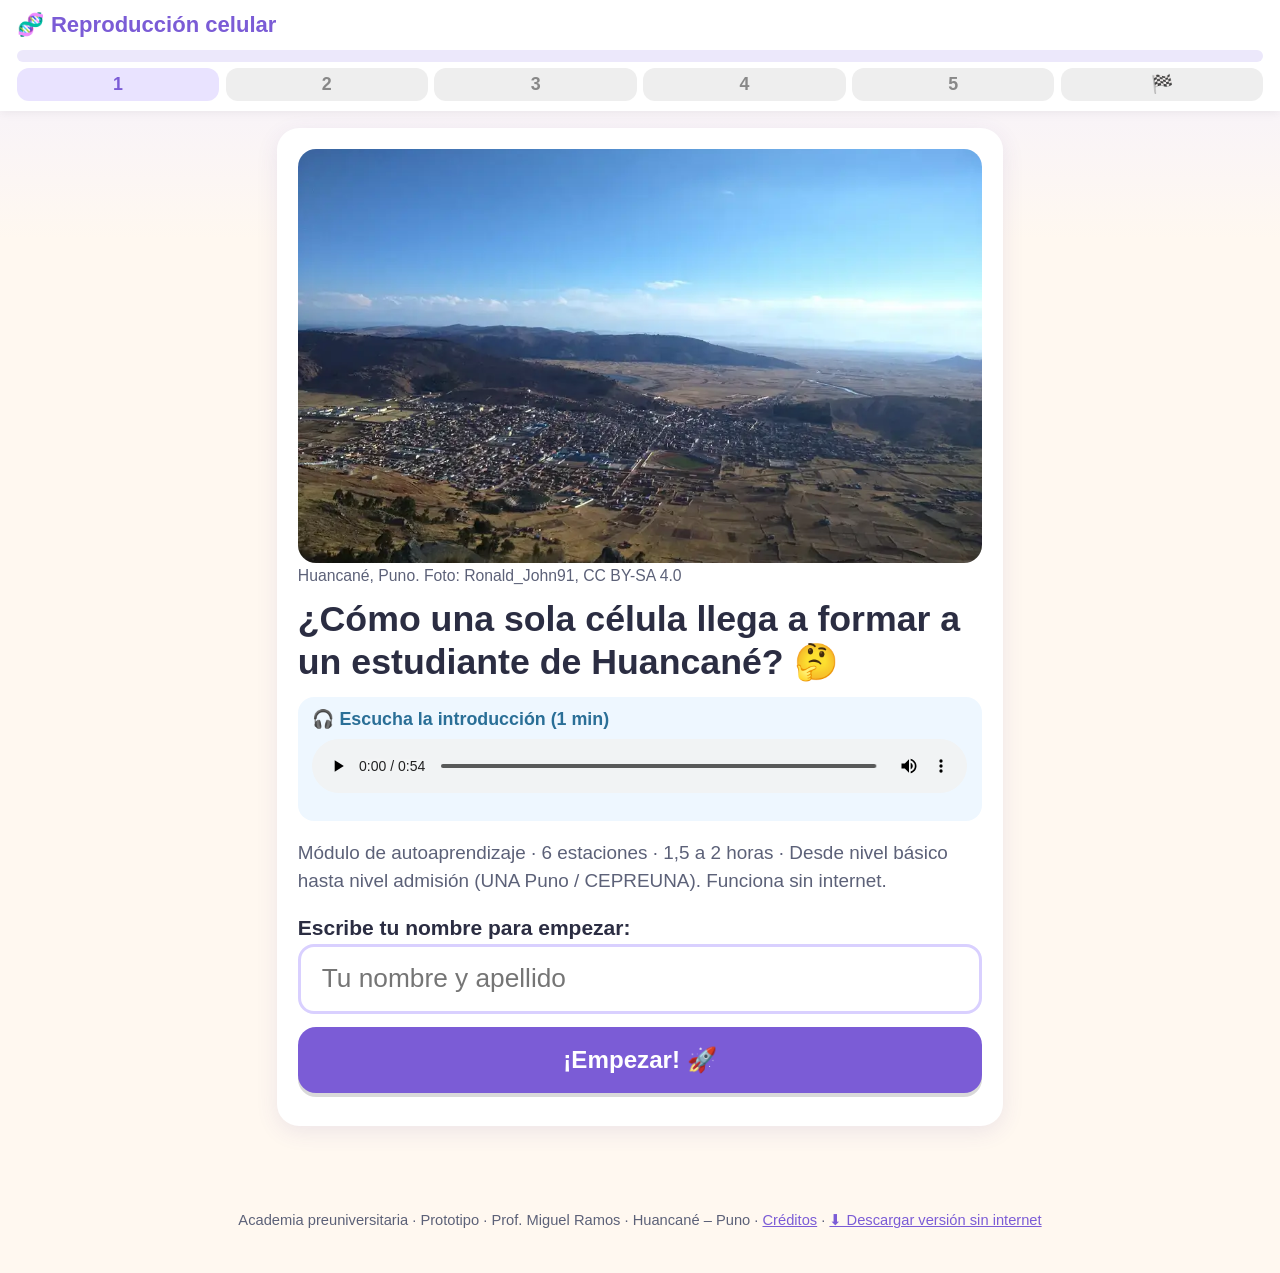
<file: index.html>
<!DOCTYPE html>
<html lang="es">
<head>
<meta charset="utf-8">
<meta name="viewport" content="width=device-width, initial-scale=1, viewport-fit=cover">
<meta name="theme-color" content="#7b5cd6">
<title>Reproducción celular – Módulo de autoaprendizaje</title>
<link rel="stylesheet" href="css/style.css">
</head>
<body>
<header id="top">
  <div class="brand">🧬 <span>Reproducción celular</span></div>
  <div id="who"></div>
  <div class="pbar" aria-label="Progreso"><div id="pfill"></div></div>
  <div id="steps"></div>
</header>
<main id="app"></main>
<footer>Academia preuniversitaria · Prototipo · Prof. Miguel Ramos · Huancané – Puno · <a href="#" id="lnkCred">Créditos</a> · <a href="Reproduccion_Celular_Modulo.html" download>⬇ Descargar versión sin internet</a></footer>
<script src="js/credits.js"></script>
<script src="js/data.js"></script>
<script src="js/app.js"></script>
</body>
</html>
</file>
<file: css/style.css>
:root{--bg:#fff8f0;--card:#ffffff;--ink:#2b2d42;--muted:#5c6178;--pri:#7b5cd6;--ok:#2a9d8f;--bad:#e63946;--warn:#f4a261;--r:22px}
*{box-sizing:border-box}
html{font-size:20px}
body{margin:0;background:linear-gradient(180deg,#f3f0ff 0,#fff8f0 240px);color:var(--ink);font-family:"Segoe UI",Roboto,"Noto Sans",Arial,sans-serif;line-height:1.45;-webkit-text-size-adjust:100%}
header{position:sticky;top:0;z-index:5;background:rgba(255,255,255,.95);backdrop-filter:blur(6px);padding:.45rem .8rem .5rem;box-shadow:0 2px 10px rgba(0,0,0,.06)}
.brand{font-weight:800;font-size:1.05rem;color:var(--pri);display:inline-block}
#who{float:right;font-size:.8rem;color:var(--muted);padding-top:.2rem}
.pbar{clear:both;height:12px;background:#ece8fb;border-radius:9px;margin:.4rem 0 .3rem;overflow:hidden}
#pfill{height:100%;width:0;background:linear-gradient(90deg,#a0c4ff,#bdb2ff,#ffc6ff,#ffd6a5);transition:width .6s}
#steps{display:flex;gap:.3rem;justify-content:space-between}
#steps button{flex:1;border:0;border-radius:12px;padding:.25rem 0;font-size:.85rem;font-weight:700;background:#eee;color:#888}
#steps button.open{background:#e9e3ff;color:var(--pri)}
#steps button.done{background:#d8f3dc;color:#1b7a4b}
#steps button.cur{outline:3px solid var(--pri)}
main{max-width:760px;margin:0 auto;padding:.8rem .8rem 2rem}
footer{text-align:center;font-size:.7rem;color:var(--muted);padding:1rem .8rem 2rem}
footer a{color:var(--pri)}
h1{font-size:1.7rem;margin:.3rem 0 .6rem;line-height:1.2}
h2{font-size:1.4rem;margin:.2rem 0 .6rem;line-height:1.2}
.card{background:var(--card);border-radius:var(--r);padding:1rem;box-shadow:0 6px 22px rgba(80,60,160,.10);margin-bottom:1rem}
.hero{width:100%;border-radius:18px;display:block;max-height:46vh;object-fit:cover}
.big-in{width:100%;font-size:1.25rem;padding:.8rem 1rem;border-radius:16px;border:3px solid #d9d0ff;outline:0}
.big-in:focus{border-color:var(--pri)}
.btn{display:block;width:100%;border:0;border-radius:18px;padding:.9rem 1rem;font-size:1.15rem;font-weight:800;background:var(--pri);color:#fff;margin:.6rem 0;box-shadow:0 4px 0 rgba(0,0,0,.15);cursor:pointer}
.btn:active{transform:translateY(2px);box-shadow:0 2px 0 rgba(0,0,0,.15)}
.btn.sec{background:#efeafe;color:var(--pri)}
.btn.ok{background:var(--ok)}
.btn.warm{background:#f4a261}
.btn:disabled{opacity:.45}
.row{display:flex;gap:.6rem}.row .btn{flex:1}
.st{display:flex;align-items:center;gap:.8rem;padding:.8rem;border-radius:18px;margin:.55rem 0;background:#fff;box-shadow:0 3px 12px rgba(0,0,0,.06);border:0;width:100%;text-align:left;font-size:1rem;color:var(--ink)}
.st .ic{font-size:1.9rem;width:3rem;height:3rem;border-radius:50%;display:flex;align-items:center;justify-content:center;flex:none}
.st b{display:block;font-size:1.08rem}
.st small{color:var(--muted)}
.st.locked{opacity:.5}
.st .tag{margin-left:auto;font-weight:800;font-size:.9rem;white-space:nowrap}
.slide img.pic{width:100%;border-radius:14px;display:block;margin:.3rem 0;background:#fff;border:1px solid #eee;cursor:zoom-in}
.cap{font-size:.75rem;color:var(--muted);margin:.1rem 0 .5rem}
.cap i{opacity:.8}
.txt p{font-size:1.15rem;margin:.55rem 0}
.tip{background:#fff3c4;border-left:8px solid #ffbe0b;border-radius:14px;padding:.6rem .8rem;font-size:1.05rem;margin:.6rem 0}
.bigl{font-size:4.5rem;font-weight:900;text-align:center;color:var(--pri);margin:.2rem 0;line-height:1}
.mn{display:flex;gap:.35rem;justify-content:center;flex-wrap:wrap;margin:.6rem 0}
.mn div{background:#ffe5ec;border-radius:16px;padding:.5rem .6rem;text-align:center;min-width:4.2rem}
.mn div b{display:block;font-size:2.2rem;color:#d63384;line-height:1}
.mn div span{font-size:.8rem}
table.rep{width:100%;border-collapse:collapse;font-size:1.1rem}
table.rep td{padding:.6rem;border-bottom:2px solid #f0eaff}
table.rep td:first-child{font-weight:800;color:var(--pri)}
.nav{display:flex;gap:.6rem;align-items:center}
.nav .btn{flex:1}
.dots{text-align:center;color:var(--muted);font-size:.9rem}
audio{width:100%;margin:.3rem 0 .4rem}
.aud{background:#eef7ff;border-radius:16px;padding:.5rem .7rem;margin-bottom:.8rem}
.aud div{font-size:.85rem;font-weight:700;color:#2a6f97}
.q{font-size:1.25rem;font-weight:800;margin:.4rem 0 .8rem}
.opt{display:block;width:100%;text-align:left;border:3px solid #e6e0ff;background:#fff;border-radius:16px;padding:.8rem .9rem;font-size:1.1rem;margin:.5rem 0;color:var(--ink);cursor:pointer}
.opt .l{display:inline-block;width:1.8rem;height:1.8rem;border-radius:50%;background:#efeafe;color:var(--pri);text-align:center;font-weight:900;margin-right:.5rem;line-height:1.8rem}
.opt.sel{border-color:var(--pri);background:#f4f0ff}
.opt.right{border-color:var(--ok);background:#e3f7f2}
.opt.wrong{border-color:var(--bad);background:#fde8ea}
.fb{border-radius:16px;padding:.8rem;font-size:1.08rem;margin:.6rem 0}
.fb.ok{background:#e3f7f2;border:2px solid var(--ok)}
.fb.no{background:#fde8ea;border:2px solid var(--bad)}
.score{font-size:3rem;font-weight:900;text-align:center;margin:.3rem 0}
.timer{position:sticky;top:6.2rem;z-index:3;background:#2b2d42;color:#fff;border-radius:14px;padding:.4rem .8rem;font-weight:800;font-size:1.15rem;text-align:center;margin-bottom:.6rem}
.timer.low{background:var(--bad)}
.qnav{display:flex;flex-wrap:wrap;gap:.3rem;justify-content:center;margin:.5rem 0}
.qnav span{width:2rem;height:2rem;border-radius:50%;background:#eee;display:flex;align-items:center;justify-content:center;font-size:.8rem;font-weight:800}
.qnav span.a{background:#d9d0ff}.qnav span.c{outline:3px solid var(--pri)}
.res-h{background:linear-gradient(135deg,#bdb2ff,#ffc6ff);border-radius:var(--r);padding:1rem;text-align:center}
.res-h .n{font-size:4rem;font-weight:900;line-height:1}
.kv{display:flex;justify-content:space-between;padding:.45rem 0;border-bottom:1px dashed #e4e0f5;font-size:1.05rem}
.wrongq{background:#fff5f5;border-radius:14px;padding:.6rem .8rem;margin:.5rem 0;font-size:1rem}
.wrongq .c{color:var(--ok);font-weight:800}
.pill{display:inline-block;background:#ffe8cc;border-radius:999px;padding:.3rem .8rem;margin:.2rem;font-weight:700;font-size:.95rem}
#zoom{position:fixed;inset:0;background:rgba(0,0,0,.9);display:none;z-index:50;align-items:center;justify-content:center}
#zoom img{max-width:100%;max-height:100%}
.anim svg{width:100%;height:auto;background:#fff;border-radius:16px;border:1px solid #eee}
.stg{display:flex;flex-wrap:wrap;gap:.3rem;margin:.5rem 0}
.stg button{flex:1 1 30%;border:0;border-radius:12px;padding:.55rem .2rem;font-size:.9rem;font-weight:800;background:#efeafe;color:var(--pri)}
.stg button.on{background:var(--pri);color:#fff}
.stdesc{font-size:1.12rem;min-height:3.2rem;background:#f6fbff;border-radius:14px;padding:.5rem .7rem}
.toggle{display:flex;gap:.4rem}.toggle button{flex:1;border:3px solid #ddd;background:#fff;border-radius:14px;padding:.5rem;font-size:1rem;font-weight:800}
.toggle button.on{border-color:#2a9d8f;background:#e3f7f2}
.cred li{font-size:.85rem;margin:.45rem 0;word-break:break-word}
.muted{color:var(--muted);font-size:.9rem}
.toast{position:fixed;left:50%;bottom:1.2rem;transform:translateX(-50%);background:#2b2d42;color:#fff;padding:.7rem 1rem;border-radius:14px;z-index:60;font-size:1rem;max-width:90%}
@media (min-width:700px){html{font-size:21px}}
</file>
